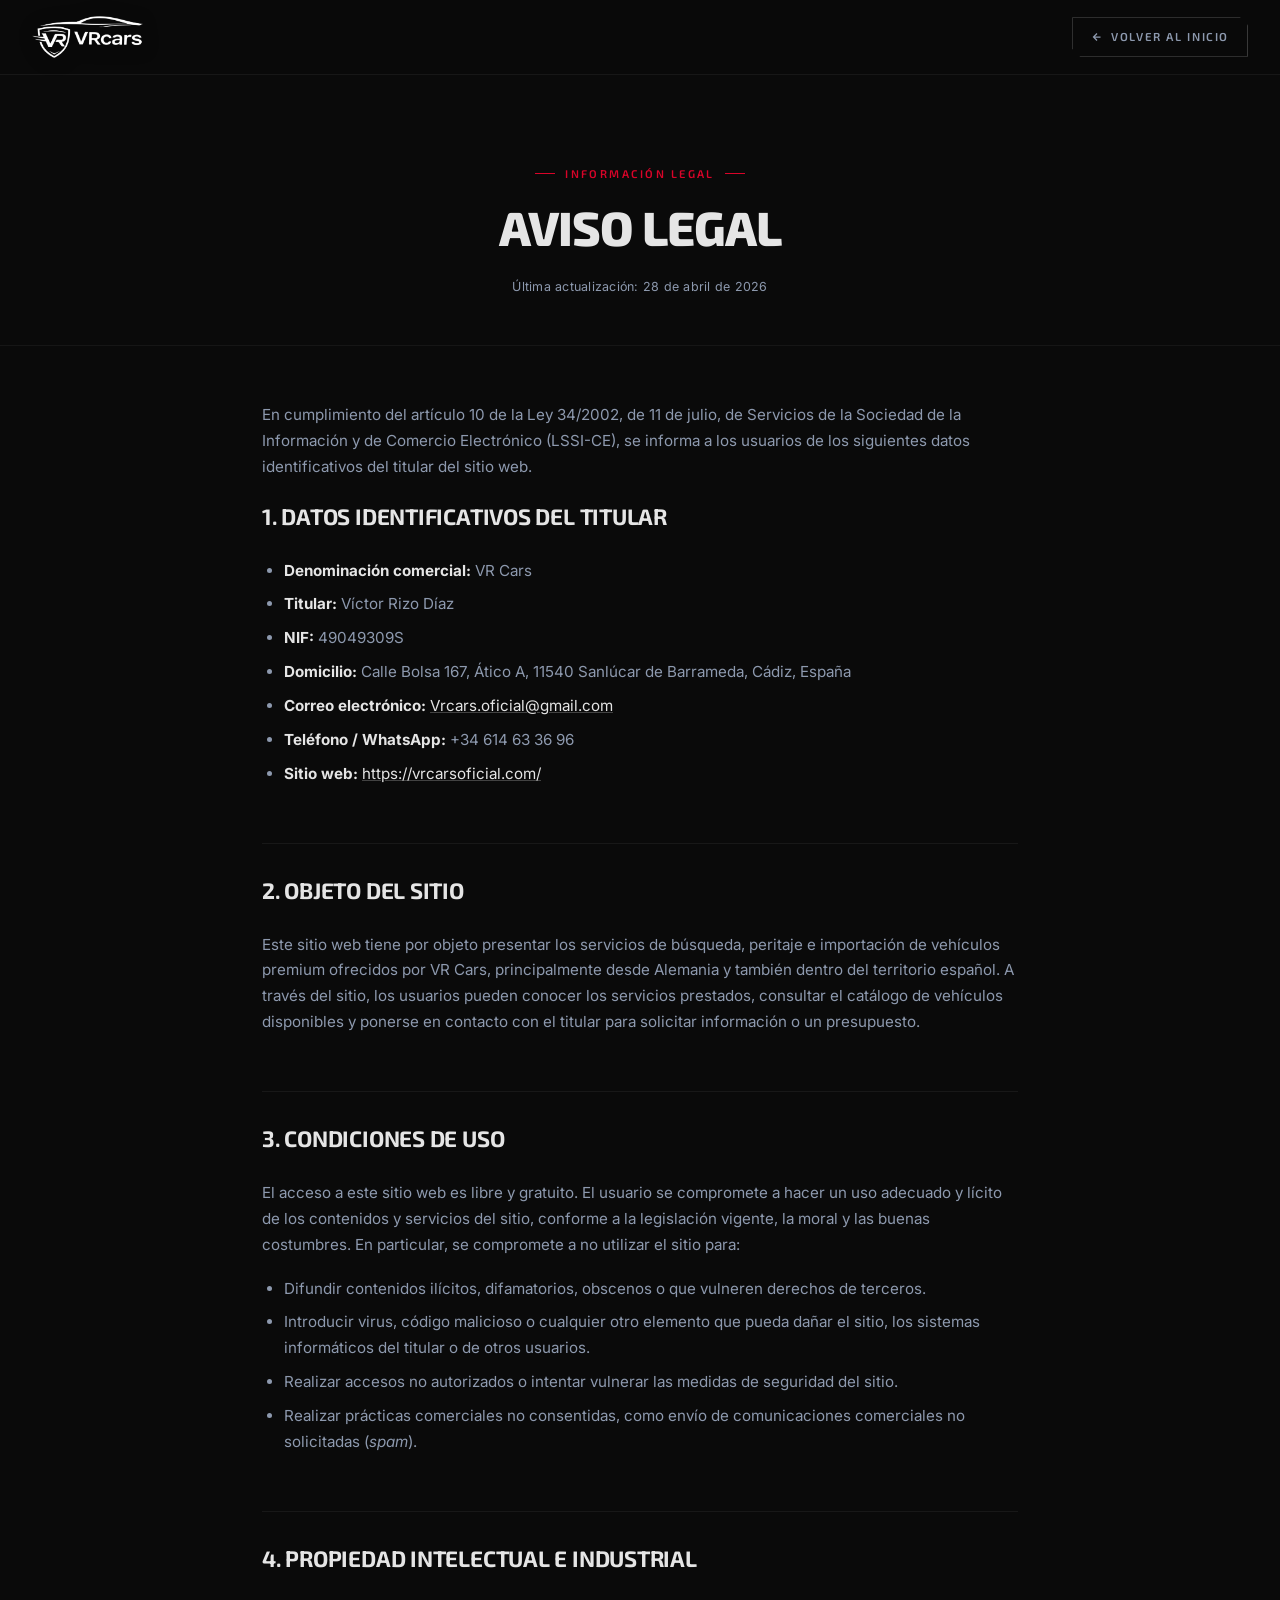
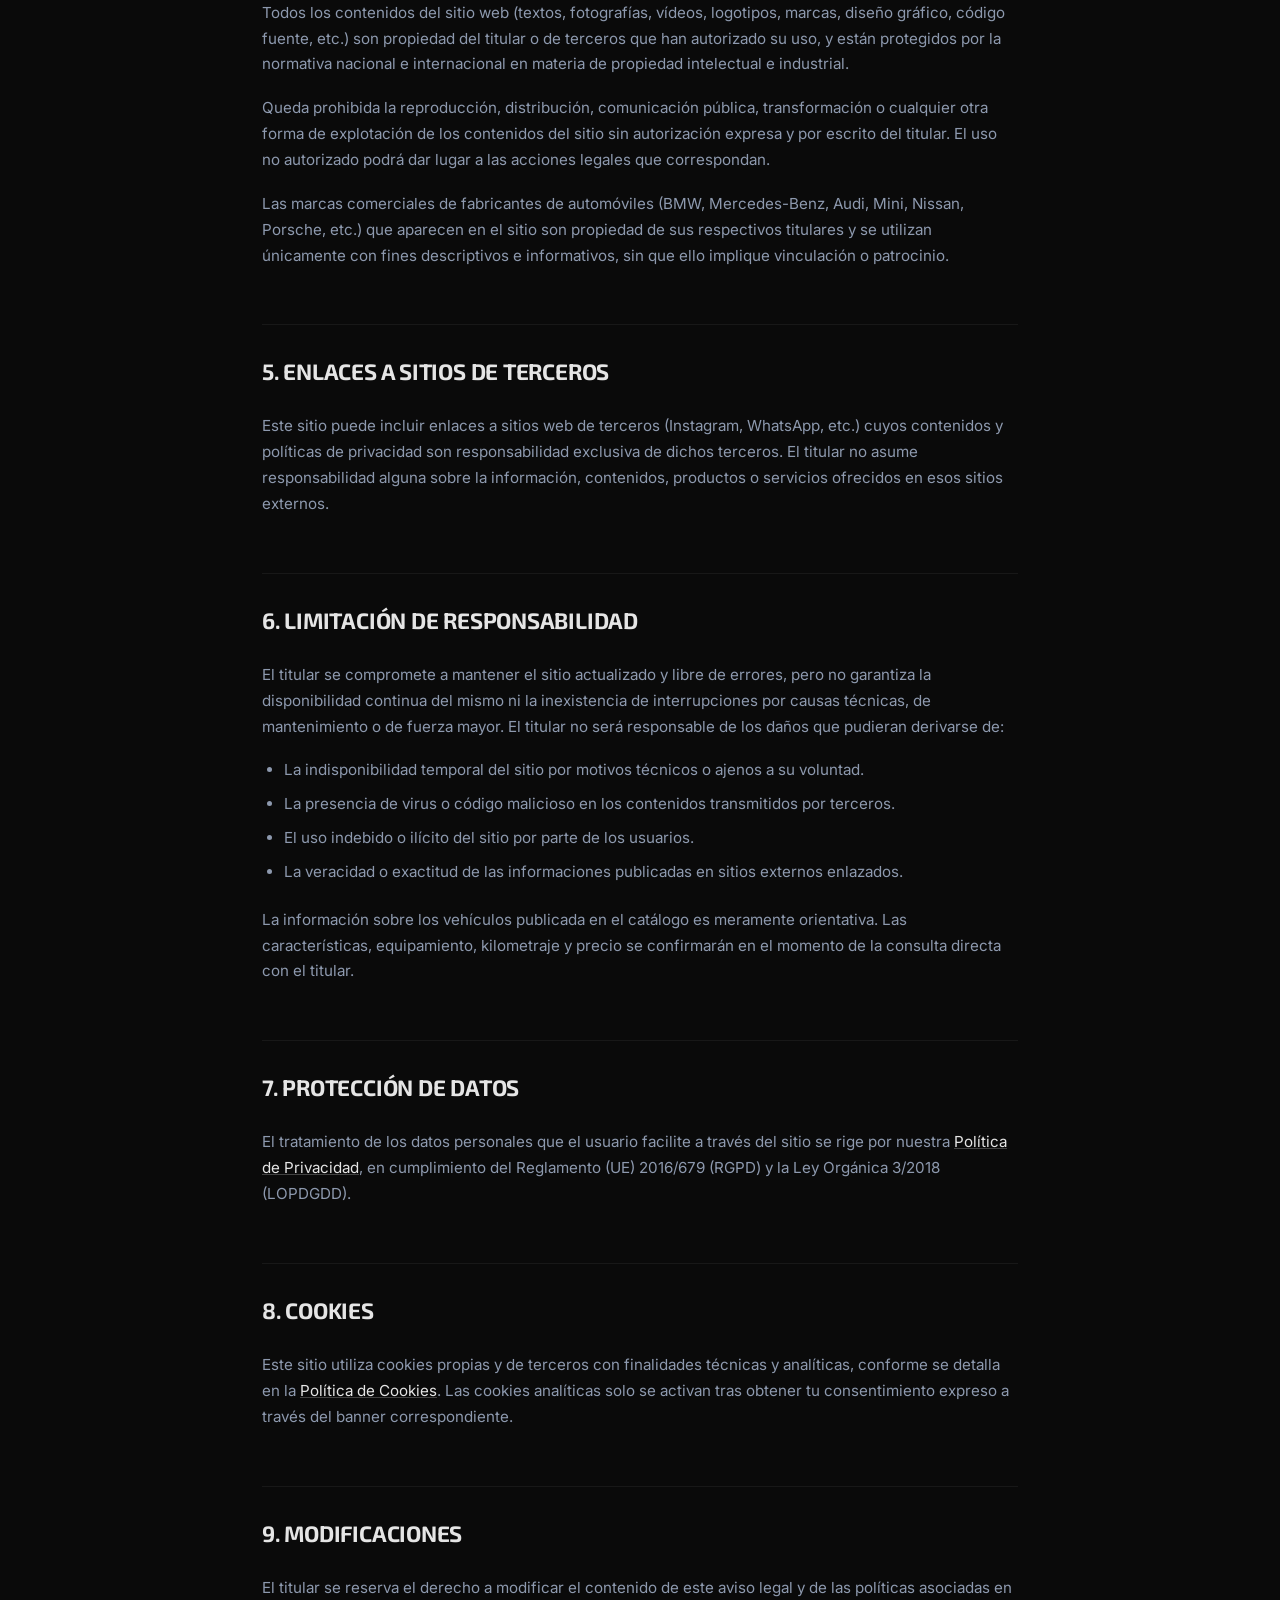
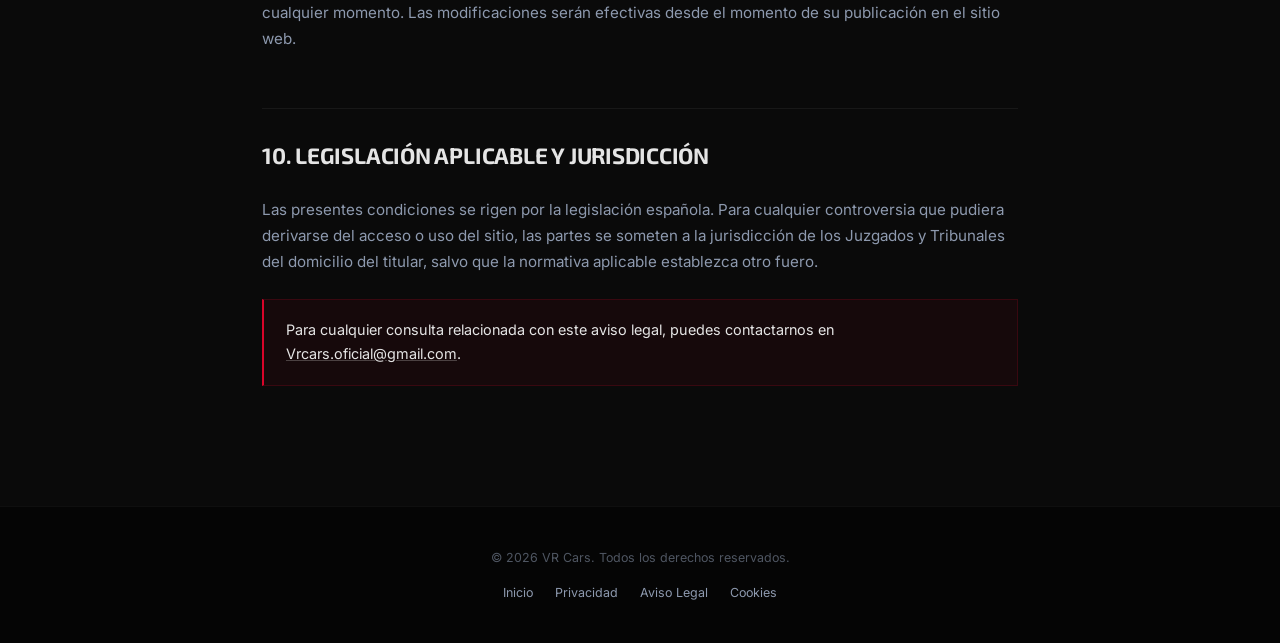
<file: aviso-legal.html>
<!DOCTYPE html>
<html lang="es-ES">
<head>
  <meta charset="UTF-8">
  <meta name="viewport" content="width=device-width, initial-scale=1.0">
  <title>Aviso Legal — VR Cars</title>
  <meta name="description" content="Aviso legal de VR Cars: titularidad del sitio, condiciones de uso, propiedad intelectual y legislación aplicable según la LSSI-CE.">
  <meta name="robots" content="index, follow">
  <link rel="canonical" href="https://vrcarsoficial.com/aviso-legal.html">
  <meta name="theme-color" content="#0a0a0a">

  <link rel="icon" type="image/x-icon" href="brand_assets/favicon.ico">
  <link rel="icon" type="image/png" sizes="32x32" href="brand_assets/favicon-32.png">
  <link rel="apple-touch-icon" sizes="180x180" href="brand_assets/favicon-180.png">

  <link rel="preconnect" href="https://fonts.googleapis.com">
  <link rel="preconnect" href="https://fonts.gstatic.com" crossorigin>
  <link href="https://fonts.googleapis.com/css2?family=Exo+2:wght@400;500;600;700;800&family=Inter:wght@300;400;500;600&display=swap" rel="stylesheet">
  <link rel="stylesheet" href="legal.css">
</head>
<body>

<nav class="legal-nav">
  <a href="index.html" class="legal-nav-logo">
    <img src="brand_assets/logo-new.png" alt="VR Cars">
  </a>
  <a href="index.html" class="legal-nav-back">
    <svg width="12" height="12" viewBox="0 0 24 24" fill="none" stroke="currentColor" stroke-width="2.5"><path d="M19 12H5M12 19l-7-7 7-7"/></svg>
    Volver al inicio
  </a>
</nav>

<header class="legal-header">
  <div class="legal-eyebrow">Información Legal</div>
  <h1 class="legal-title">Aviso Legal</h1>
  <p class="legal-updated">Última actualización: 28 de abril de 2026</p>
</header>

<main class="legal-content">

  <p>
    En cumplimiento del artículo 10 de la Ley 34/2002, de 11 de julio, de Servicios de la Sociedad de la Información y de Comercio Electrónico (LSSI-CE), se informa a los usuarios de los siguientes datos identificativos del titular del sitio web.
  </p>

  <h2>1. Datos identificativos del titular</h2>
  <ul>
    <li><strong>Denominación comercial:</strong> VR Cars</li>
    <li><strong>Titular:</strong> Víctor Rizo Díaz</li>
    <li><strong>NIF:</strong> 49049309S</li>
    <li><strong>Domicilio:</strong> Calle Bolsa 167, Ático A, 11540 Sanlúcar de Barrameda, Cádiz, España</li>
    <li><strong>Correo electrónico:</strong> <a href="mailto:Vrcars.oficial@gmail.com">Vrcars.oficial@gmail.com</a></li>
    <li><strong>Teléfono / WhatsApp:</strong> +34 614 63 36 96</li>
    <li><strong>Sitio web:</strong> <a href="https://vrcarsoficial.com/">https://vrcarsoficial.com/</a></li>
  </ul>

  <h2>2. Objeto del sitio</h2>
  <p>
    Este sitio web tiene por objeto presentar los servicios de búsqueda, peritaje e importación de vehículos premium ofrecidos por VR Cars, principalmente desde Alemania y también dentro del territorio español. A través del sitio, los usuarios pueden conocer los servicios prestados, consultar el catálogo de vehículos disponibles y ponerse en contacto con el titular para solicitar información o un presupuesto.
  </p>

  <h2>3. Condiciones de uso</h2>
  <p>
    El acceso a este sitio web es libre y gratuito. El usuario se compromete a hacer un uso adecuado y lícito de los contenidos y servicios del sitio, conforme a la legislación vigente, la moral y las buenas costumbres. En particular, se compromete a no utilizar el sitio para:
  </p>
  <ul>
    <li>Difundir contenidos ilícitos, difamatorios, obscenos o que vulneren derechos de terceros.</li>
    <li>Introducir virus, código malicioso o cualquier otro elemento que pueda dañar el sitio, los sistemas informáticos del titular o de otros usuarios.</li>
    <li>Realizar accesos no autorizados o intentar vulnerar las medidas de seguridad del sitio.</li>
    <li>Realizar prácticas comerciales no consentidas, como envío de comunicaciones comerciales no solicitadas (<em>spam</em>).</li>
  </ul>

  <h2>4. Propiedad intelectual e industrial</h2>
  <p>
    Todos los contenidos del sitio web (textos, fotografías, vídeos, logotipos, marcas, diseño gráfico, código fuente, etc.) son propiedad del titular o de terceros que han autorizado su uso, y están protegidos por la normativa nacional e internacional en materia de propiedad intelectual e industrial.
  </p>
  <p>
    Queda prohibida la reproducción, distribución, comunicación pública, transformación o cualquier otra forma de explotación de los contenidos del sitio sin autorización expresa y por escrito del titular. El uso no autorizado podrá dar lugar a las acciones legales que correspondan.
  </p>
  <p>
    Las marcas comerciales de fabricantes de automóviles (BMW, Mercedes-Benz, Audi, Mini, Nissan, Porsche, etc.) que aparecen en el sitio son propiedad de sus respectivos titulares y se utilizan únicamente con fines descriptivos e informativos, sin que ello implique vinculación o patrocinio.
  </p>

  <h2>5. Enlaces a sitios de terceros</h2>
  <p>
    Este sitio puede incluir enlaces a sitios web de terceros (Instagram, WhatsApp, etc.) cuyos contenidos y políticas de privacidad son responsabilidad exclusiva de dichos terceros. El titular no asume responsabilidad alguna sobre la información, contenidos, productos o servicios ofrecidos en esos sitios externos.
  </p>

  <h2>6. Limitación de responsabilidad</h2>
  <p>
    El titular se compromete a mantener el sitio actualizado y libre de errores, pero no garantiza la disponibilidad continua del mismo ni la inexistencia de interrupciones por causas técnicas, de mantenimiento o de fuerza mayor. El titular no será responsable de los daños que pudieran derivarse de:
  </p>
  <ul>
    <li>La indisponibilidad temporal del sitio por motivos técnicos o ajenos a su voluntad.</li>
    <li>La presencia de virus o código malicioso en los contenidos transmitidos por terceros.</li>
    <li>El uso indebido o ilícito del sitio por parte de los usuarios.</li>
    <li>La veracidad o exactitud de las informaciones publicadas en sitios externos enlazados.</li>
  </ul>
  <p>
    La información sobre los vehículos publicada en el catálogo es meramente orientativa. Las características, equipamiento, kilometraje y precio se confirmarán en el momento de la consulta directa con el titular.
  </p>

  <h2>7. Protección de datos</h2>
  <p>
    El tratamiento de los datos personales que el usuario facilite a través del sitio se rige por nuestra <a href="privacidad.html">Política de Privacidad</a>, en cumplimiento del Reglamento (UE) 2016/679 (RGPD) y la Ley Orgánica 3/2018 (LOPDGDD).
  </p>

  <h2>8. Cookies</h2>
  <p>
    Este sitio utiliza cookies propias y de terceros con finalidades técnicas y analíticas, conforme se detalla en la <a href="cookies.html">Política de Cookies</a>. Las cookies analíticas solo se activan tras obtener tu consentimiento expreso a través del banner correspondiente.
  </p>

  <h2>9. Modificaciones</h2>
  <p>
    El titular se reserva el derecho a modificar el contenido de este aviso legal y de las políticas asociadas en cualquier momento. Las modificaciones serán efectivas desde el momento de su publicación en el sitio web.
  </p>

  <h2>10. Legislación aplicable y jurisdicción</h2>
  <p>
    Las presentes condiciones se rigen por la legislación española. Para cualquier controversia que pudiera derivarse del acceso o uso del sitio, las partes se someten a la jurisdicción de los Juzgados y Tribunales del domicilio del titular, salvo que la normativa aplicable establezca otro fuero.
  </p>

  <div class="legal-info-box">
    <p>Para cualquier consulta relacionada con este aviso legal, puedes contactarnos en <a href="mailto:Vrcars.oficial@gmail.com">Vrcars.oficial@gmail.com</a>.</p>
  </div>

</main>

<footer class="legal-footer">
  <p>© <span id="footer-year">2026</span> VR Cars. Todos los derechos reservados.</p>
  <div class="legal-footer-links">
    <a href="index.html">Inicio</a>
    <a href="privacidad.html">Privacidad</a>
    <a href="aviso-legal.html">Aviso Legal</a>
    <a href="cookies.html">Cookies</a>
  </div>
</footer>

<script>
  document.getElementById('footer-year').textContent = new Date().getFullYear();
</script>

</body>
</html>
</file>
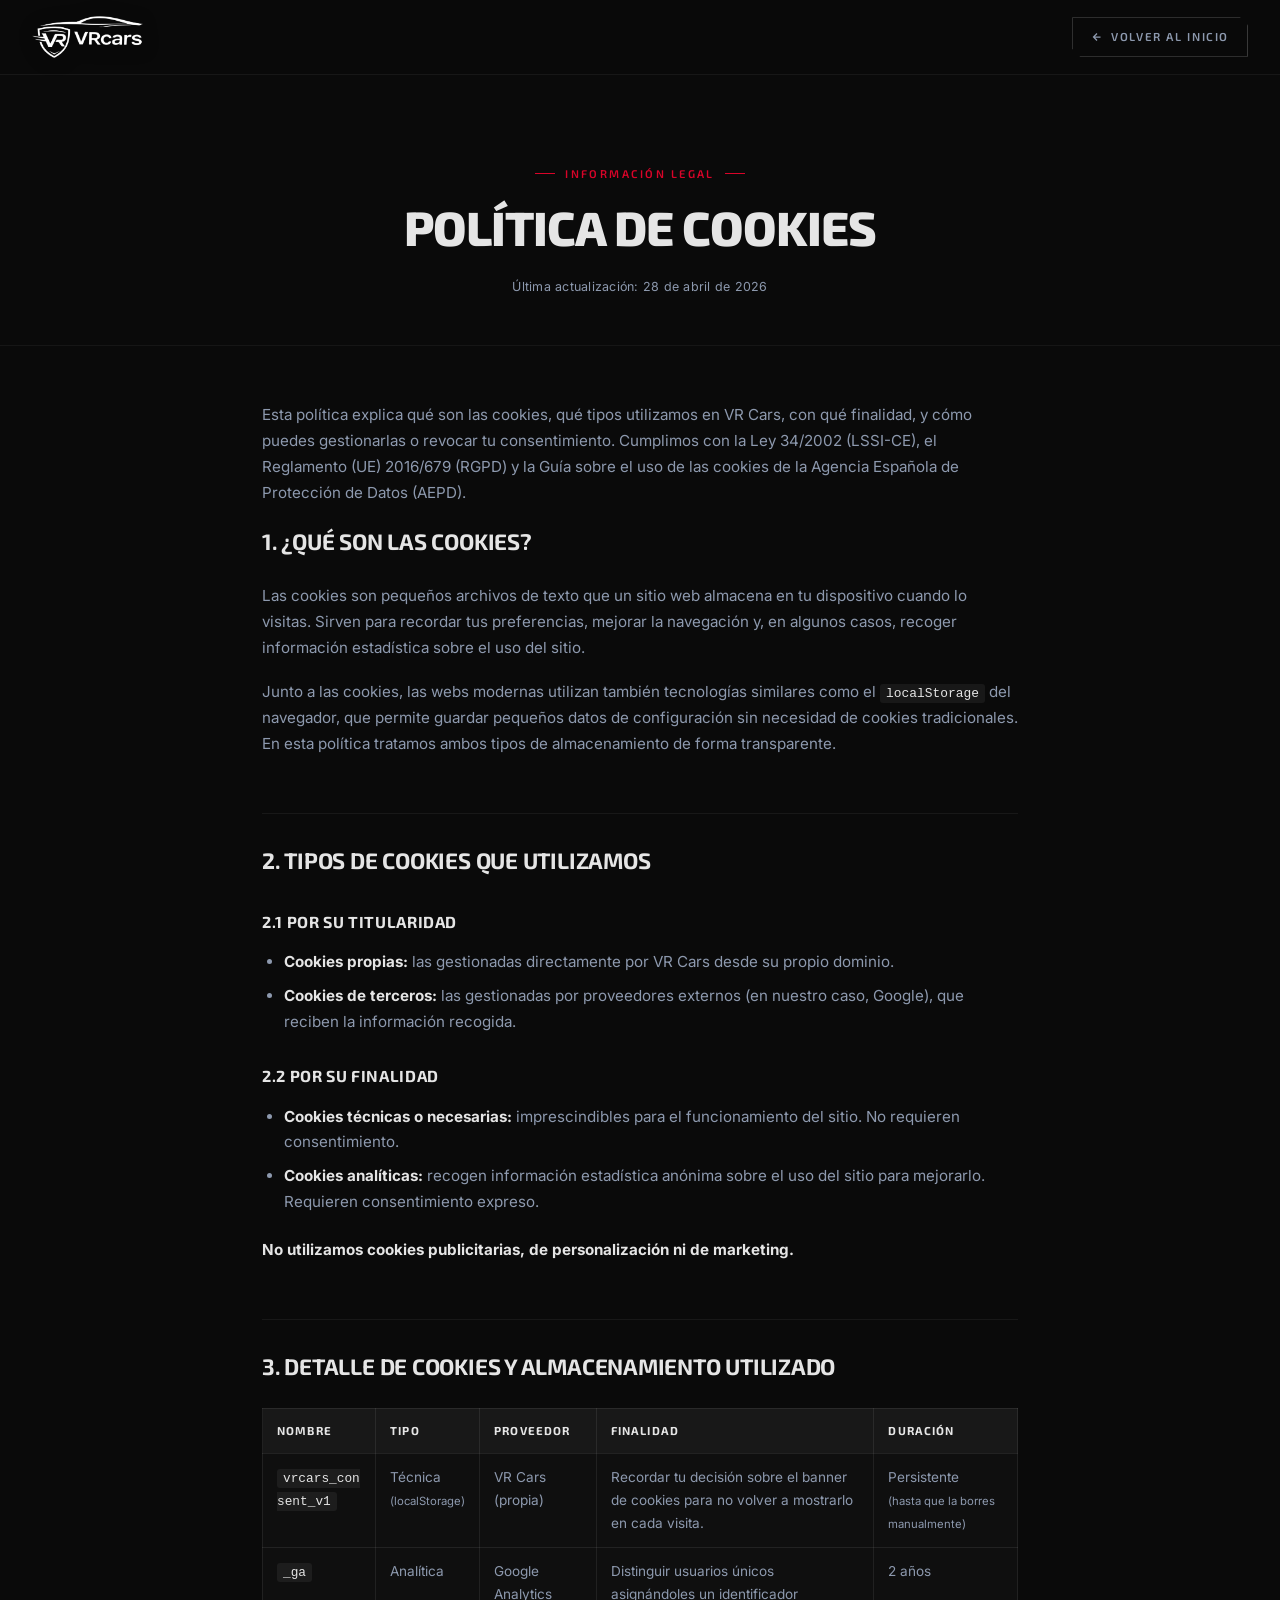
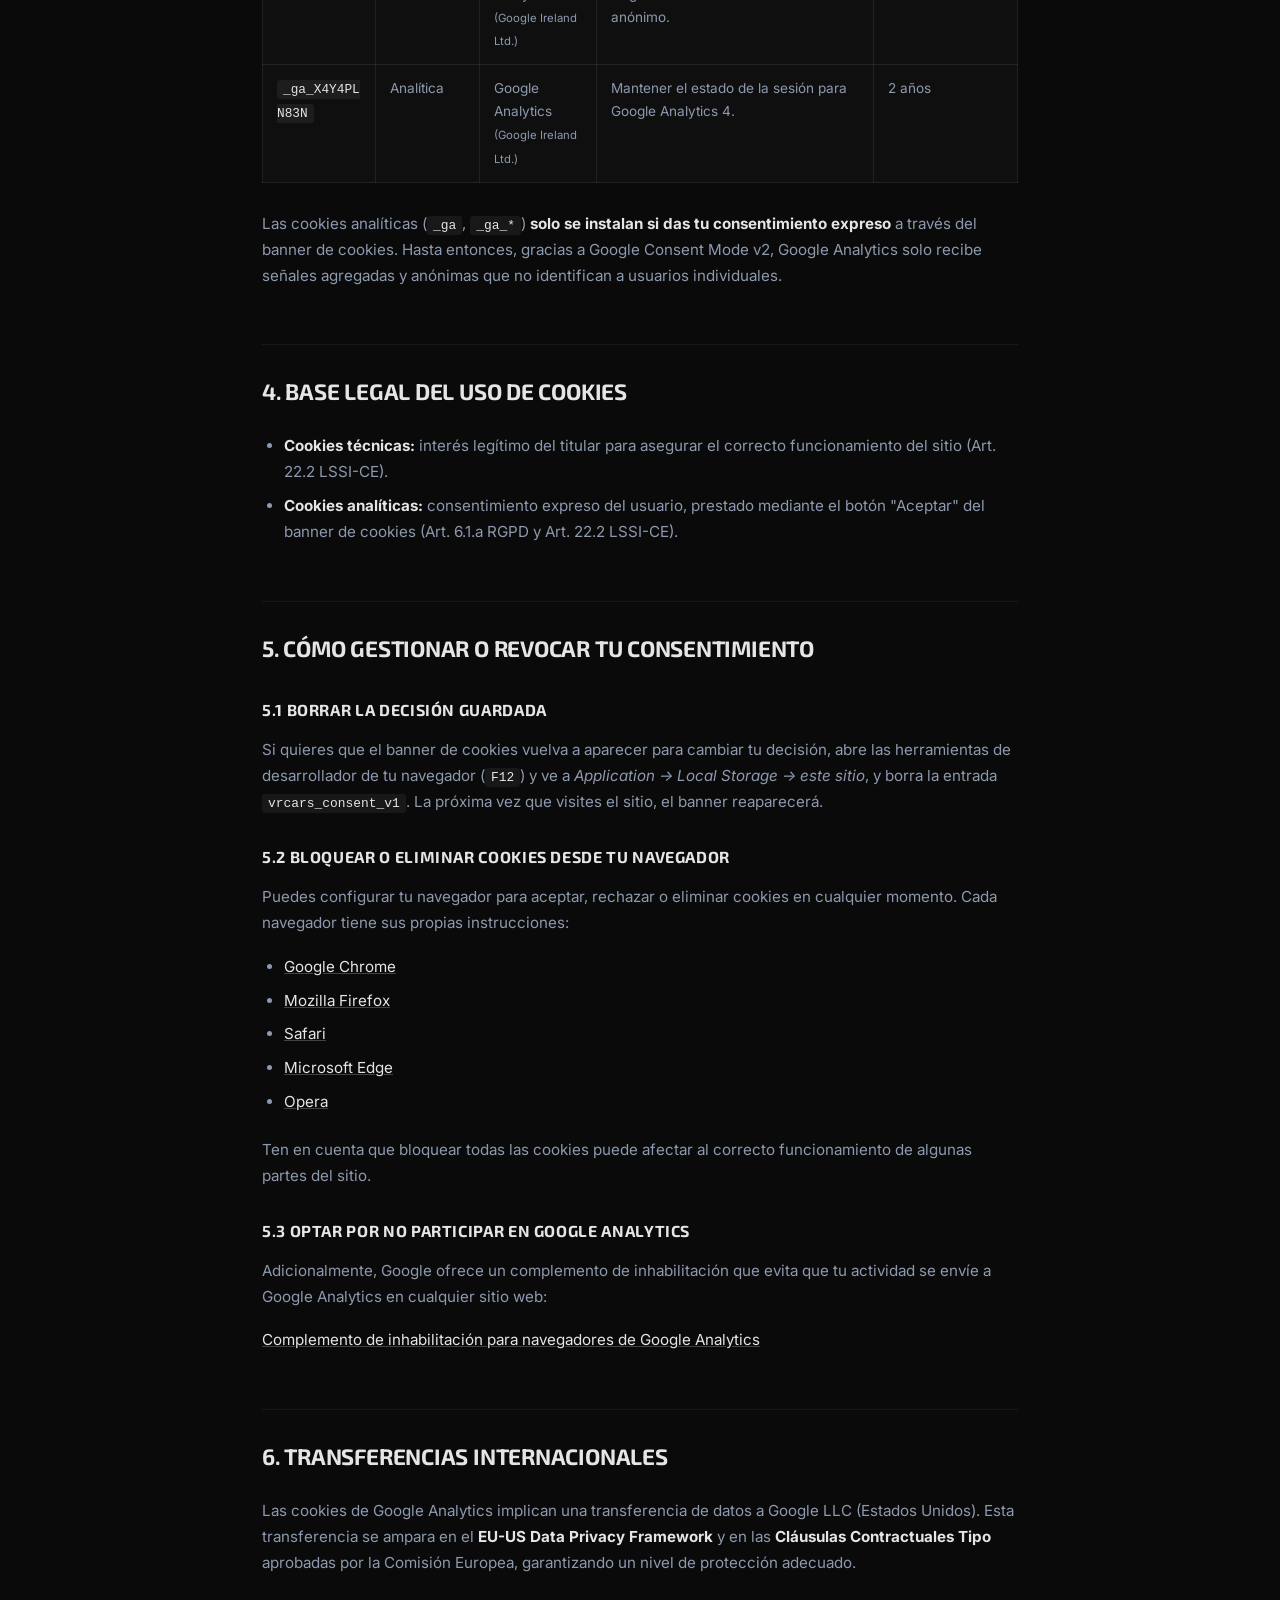
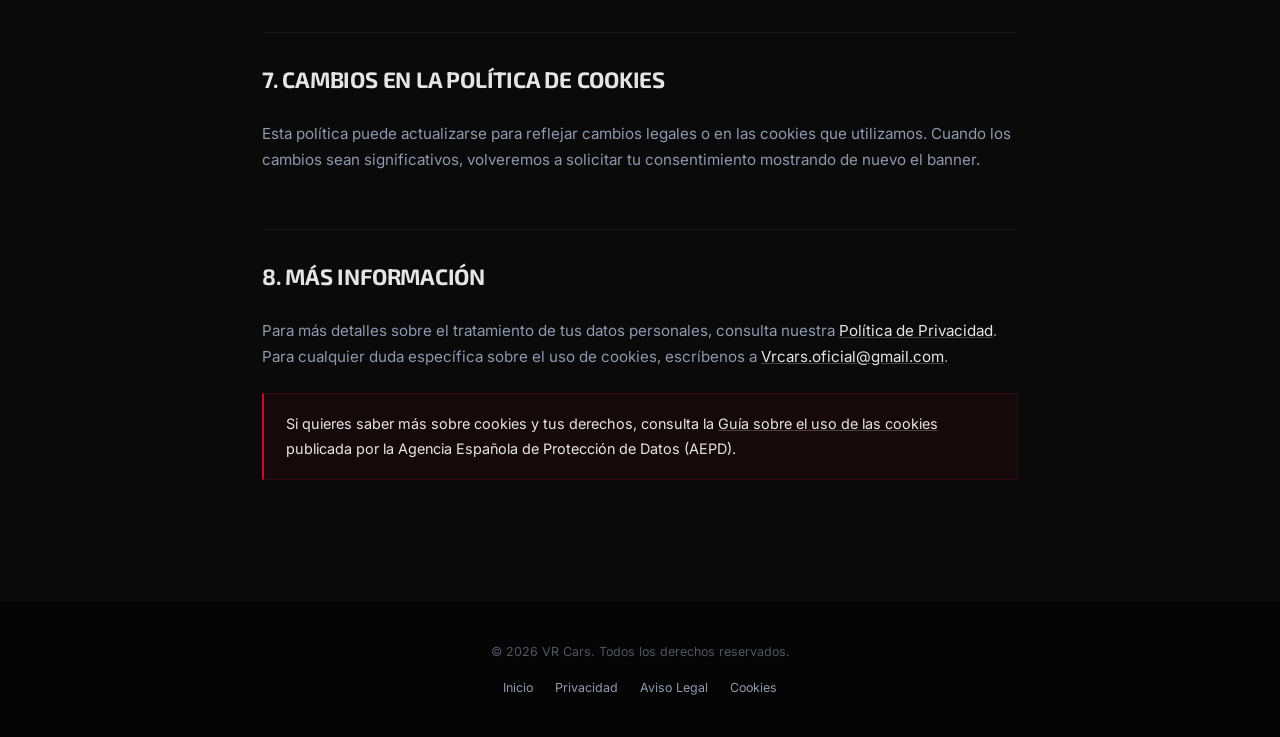
<file: cookies.html>
<!DOCTYPE html>
<html lang="es-ES">
<head>
  <meta charset="UTF-8">
  <meta name="viewport" content="width=device-width, initial-scale=1.0">
  <title>Política de Cookies — VR Cars</title>
  <meta name="description" content="Política de cookies de VR Cars. Tipos de cookies utilizadas, finalidades y cómo gestionar o revocar tu consentimiento.">
  <meta name="robots" content="index, follow">
  <link rel="canonical" href="https://vrcarsoficial.com/cookies.html">
  <meta name="theme-color" content="#0a0a0a">

  <link rel="icon" type="image/x-icon" href="brand_assets/favicon.ico">
  <link rel="icon" type="image/png" sizes="32x32" href="brand_assets/favicon-32.png">
  <link rel="apple-touch-icon" sizes="180x180" href="brand_assets/favicon-180.png">

  <link rel="preconnect" href="https://fonts.googleapis.com">
  <link rel="preconnect" href="https://fonts.gstatic.com" crossorigin>
  <link href="https://fonts.googleapis.com/css2?family=Exo+2:wght@400;500;600;700;800&family=Inter:wght@300;400;500;600&display=swap" rel="stylesheet">
  <link rel="stylesheet" href="legal.css">
</head>
<body>

<nav class="legal-nav">
  <a href="index.html" class="legal-nav-logo">
    <img src="brand_assets/logo-new.png" alt="VR Cars">
  </a>
  <a href="index.html" class="legal-nav-back">
    <svg width="12" height="12" viewBox="0 0 24 24" fill="none" stroke="currentColor" stroke-width="2.5"><path d="M19 12H5M12 19l-7-7 7-7"/></svg>
    Volver al inicio
  </a>
</nav>

<header class="legal-header">
  <div class="legal-eyebrow">Información Legal</div>
  <h1 class="legal-title">Política de Cookies</h1>
  <p class="legal-updated">Última actualización: 28 de abril de 2026</p>
</header>

<main class="legal-content">

  <p>
    Esta política explica qué son las cookies, qué tipos utilizamos en VR Cars, con qué finalidad, y cómo puedes gestionarlas o revocar tu consentimiento. Cumplimos con la Ley 34/2002 (LSSI-CE), el Reglamento (UE) 2016/679 (RGPD) y la Guía sobre el uso de las cookies de la Agencia Española de Protección de Datos (AEPD).
  </p>

  <h2>1. ¿Qué son las cookies?</h2>
  <p>
    Las cookies son pequeños archivos de texto que un sitio web almacena en tu dispositivo cuando lo visitas. Sirven para recordar tus preferencias, mejorar la navegación y, en algunos casos, recoger información estadística sobre el uso del sitio.
  </p>
  <p>
    Junto a las cookies, las webs modernas utilizan también tecnologías similares como el <code>localStorage</code> del navegador, que permite guardar pequeños datos de configuración sin necesidad de cookies tradicionales. En esta política tratamos ambos tipos de almacenamiento de forma transparente.
  </p>

  <h2>2. Tipos de cookies que utilizamos</h2>

  <h3>2.1 Por su titularidad</h3>
  <ul>
    <li><strong>Cookies propias:</strong> las gestionadas directamente por VR Cars desde su propio dominio.</li>
    <li><strong>Cookies de terceros:</strong> las gestionadas por proveedores externos (en nuestro caso, Google), que reciben la información recogida.</li>
  </ul>

  <h3>2.2 Por su finalidad</h3>
  <ul>
    <li><strong>Cookies técnicas o necesarias:</strong> imprescindibles para el funcionamiento del sitio. No requieren consentimiento.</li>
    <li><strong>Cookies analíticas:</strong> recogen información estadística anónima sobre el uso del sitio para mejorarlo. Requieren consentimiento expreso.</li>
  </ul>
  <p>
    <strong>No utilizamos cookies publicitarias, de personalización ni de marketing.</strong>
  </p>

  <h2>3. Detalle de cookies y almacenamiento utilizado</h2>

  <table class="legal-table">
    <thead>
      <tr>
        <th>Nombre</th>
        <th>Tipo</th>
        <th>Proveedor</th>
        <th>Finalidad</th>
        <th>Duración</th>
      </tr>
    </thead>
    <tbody>
      <tr>
        <td><code>vrcars_consent_v1</code></td>
        <td>Técnica<br><small>(localStorage)</small></td>
        <td>VR Cars (propia)</td>
        <td>Recordar tu decisión sobre el banner de cookies para no volver a mostrarlo en cada visita.</td>
        <td>Persistente<br><small>(hasta que la borres manualmente)</small></td>
      </tr>
      <tr>
        <td><code>_ga</code></td>
        <td>Analítica</td>
        <td>Google Analytics<br><small>(Google Ireland Ltd.)</small></td>
        <td>Distinguir usuarios únicos asignándoles un identificador anónimo.</td>
        <td>2 años</td>
      </tr>
      <tr>
        <td><code>_ga_X4Y4PLN83N</code></td>
        <td>Analítica</td>
        <td>Google Analytics<br><small>(Google Ireland Ltd.)</small></td>
        <td>Mantener el estado de la sesión para Google Analytics 4.</td>
        <td>2 años</td>
      </tr>
    </tbody>
  </table>

  <p>
    Las cookies analíticas (<code>_ga</code>, <code>_ga_*</code>) <strong>solo se instalan si das tu consentimiento expreso</strong> a través del banner de cookies. Hasta entonces, gracias a Google Consent Mode v2, Google Analytics solo recibe señales agregadas y anónimas que no identifican a usuarios individuales.
  </p>

  <h2>4. Base legal del uso de cookies</h2>
  <ul>
    <li><strong>Cookies técnicas:</strong> interés legítimo del titular para asegurar el correcto funcionamiento del sitio (Art. 22.2 LSSI-CE).</li>
    <li><strong>Cookies analíticas:</strong> consentimiento expreso del usuario, prestado mediante el botón "Aceptar" del banner de cookies (Art. 6.1.a RGPD y Art. 22.2 LSSI-CE).</li>
  </ul>

  <h2>5. Cómo gestionar o revocar tu consentimiento</h2>

  <h3>5.1 Borrar la decisión guardada</h3>
  <p>
    Si quieres que el banner de cookies vuelva a aparecer para cambiar tu decisión, abre las herramientas de desarrollador de tu navegador (<code>F12</code>) y ve a <em>Application → Local Storage → este sitio</em>, y borra la entrada <code>vrcars_consent_v1</code>. La próxima vez que visites el sitio, el banner reaparecerá.
  </p>

  <h3>5.2 Bloquear o eliminar cookies desde tu navegador</h3>
  <p>
    Puedes configurar tu navegador para aceptar, rechazar o eliminar cookies en cualquier momento. Cada navegador tiene sus propias instrucciones:
  </p>
  <ul>
    <li><a href="https://support.google.com/chrome/answer/95647" target="_blank" rel="noopener">Google Chrome</a></li>
    <li><a href="https://support.mozilla.org/es/kb/proteccion-antirastreo-mejorada-en-firefox-para-e" target="_blank" rel="noopener">Mozilla Firefox</a></li>
    <li><a href="https://support.apple.com/es-es/guide/safari/sfri11471/mac" target="_blank" rel="noopener">Safari</a></li>
    <li><a href="https://support.microsoft.com/es-es/microsoft-edge/eliminar-las-cookies-en-microsoft-edge-63947406-40ac-c3b8-57b9-2a946a29ae09" target="_blank" rel="noopener">Microsoft Edge</a></li>
    <li><a href="https://help.opera.com/en/latest/web-preferences/" target="_blank" rel="noopener">Opera</a></li>
  </ul>
  <p>
    Ten en cuenta que bloquear todas las cookies puede afectar al correcto funcionamiento de algunas partes del sitio.
  </p>

  <h3>5.3 Optar por no participar en Google Analytics</h3>
  <p>
    Adicionalmente, Google ofrece un complemento de inhabilitación que evita que tu actividad se envíe a Google Analytics en cualquier sitio web:
  </p>
  <p>
    <a href="https://tools.google.com/dlpage/gaoptout" target="_blank" rel="noopener">Complemento de inhabilitación para navegadores de Google Analytics</a>
  </p>

  <h2>6. Transferencias internacionales</h2>
  <p>
    Las cookies de Google Analytics implican una transferencia de datos a Google LLC (Estados Unidos). Esta transferencia se ampara en el <strong>EU-US Data Privacy Framework</strong> y en las <strong>Cláusulas Contractuales Tipo</strong> aprobadas por la Comisión Europea, garantizando un nivel de protección adecuado.
  </p>

  <h2>7. Cambios en la política de cookies</h2>
  <p>
    Esta política puede actualizarse para reflejar cambios legales o en las cookies que utilizamos. Cuando los cambios sean significativos, volveremos a solicitar tu consentimiento mostrando de nuevo el banner.
  </p>

  <h2>8. Más información</h2>
  <p>
    Para más detalles sobre el tratamiento de tus datos personales, consulta nuestra <a href="privacidad.html">Política de Privacidad</a>. Para cualquier duda específica sobre el uso de cookies, escríbenos a <a href="mailto:Vrcars.oficial@gmail.com">Vrcars.oficial@gmail.com</a>.
  </p>

  <div class="legal-info-box">
    <p>Si quieres saber más sobre cookies y tus derechos, consulta la <a href="https://www.aepd.es/guias/guia-cookies.pdf" target="_blank" rel="noopener">Guía sobre el uso de las cookies</a> publicada por la Agencia Española de Protección de Datos (AEPD).</p>
  </div>

</main>

<footer class="legal-footer">
  <p>© <span id="footer-year">2026</span> VR Cars. Todos los derechos reservados.</p>
  <div class="legal-footer-links">
    <a href="index.html">Inicio</a>
    <a href="privacidad.html">Privacidad</a>
    <a href="aviso-legal.html">Aviso Legal</a>
    <a href="cookies.html">Cookies</a>
  </div>
</footer>

<script>
  document.getElementById('footer-year').textContent = new Date().getFullYear();
</script>

</body>
</html>
</file>
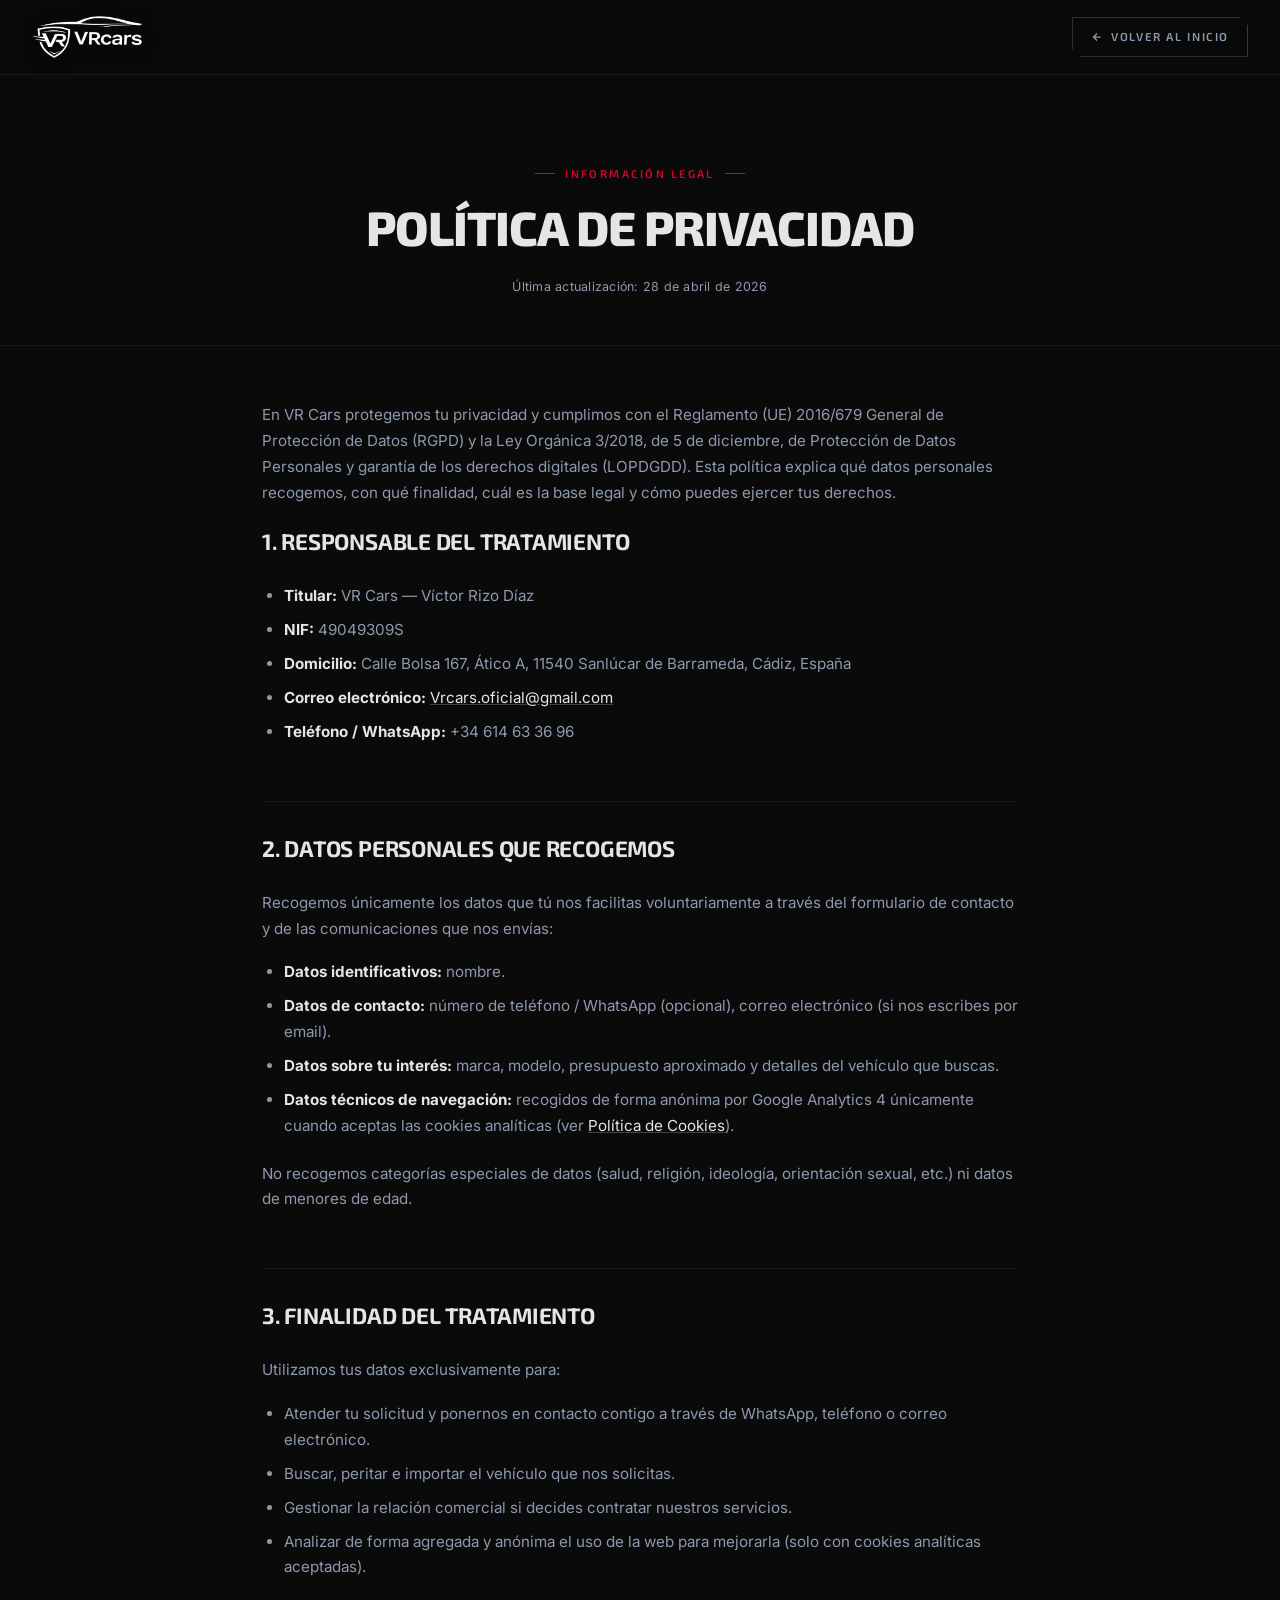
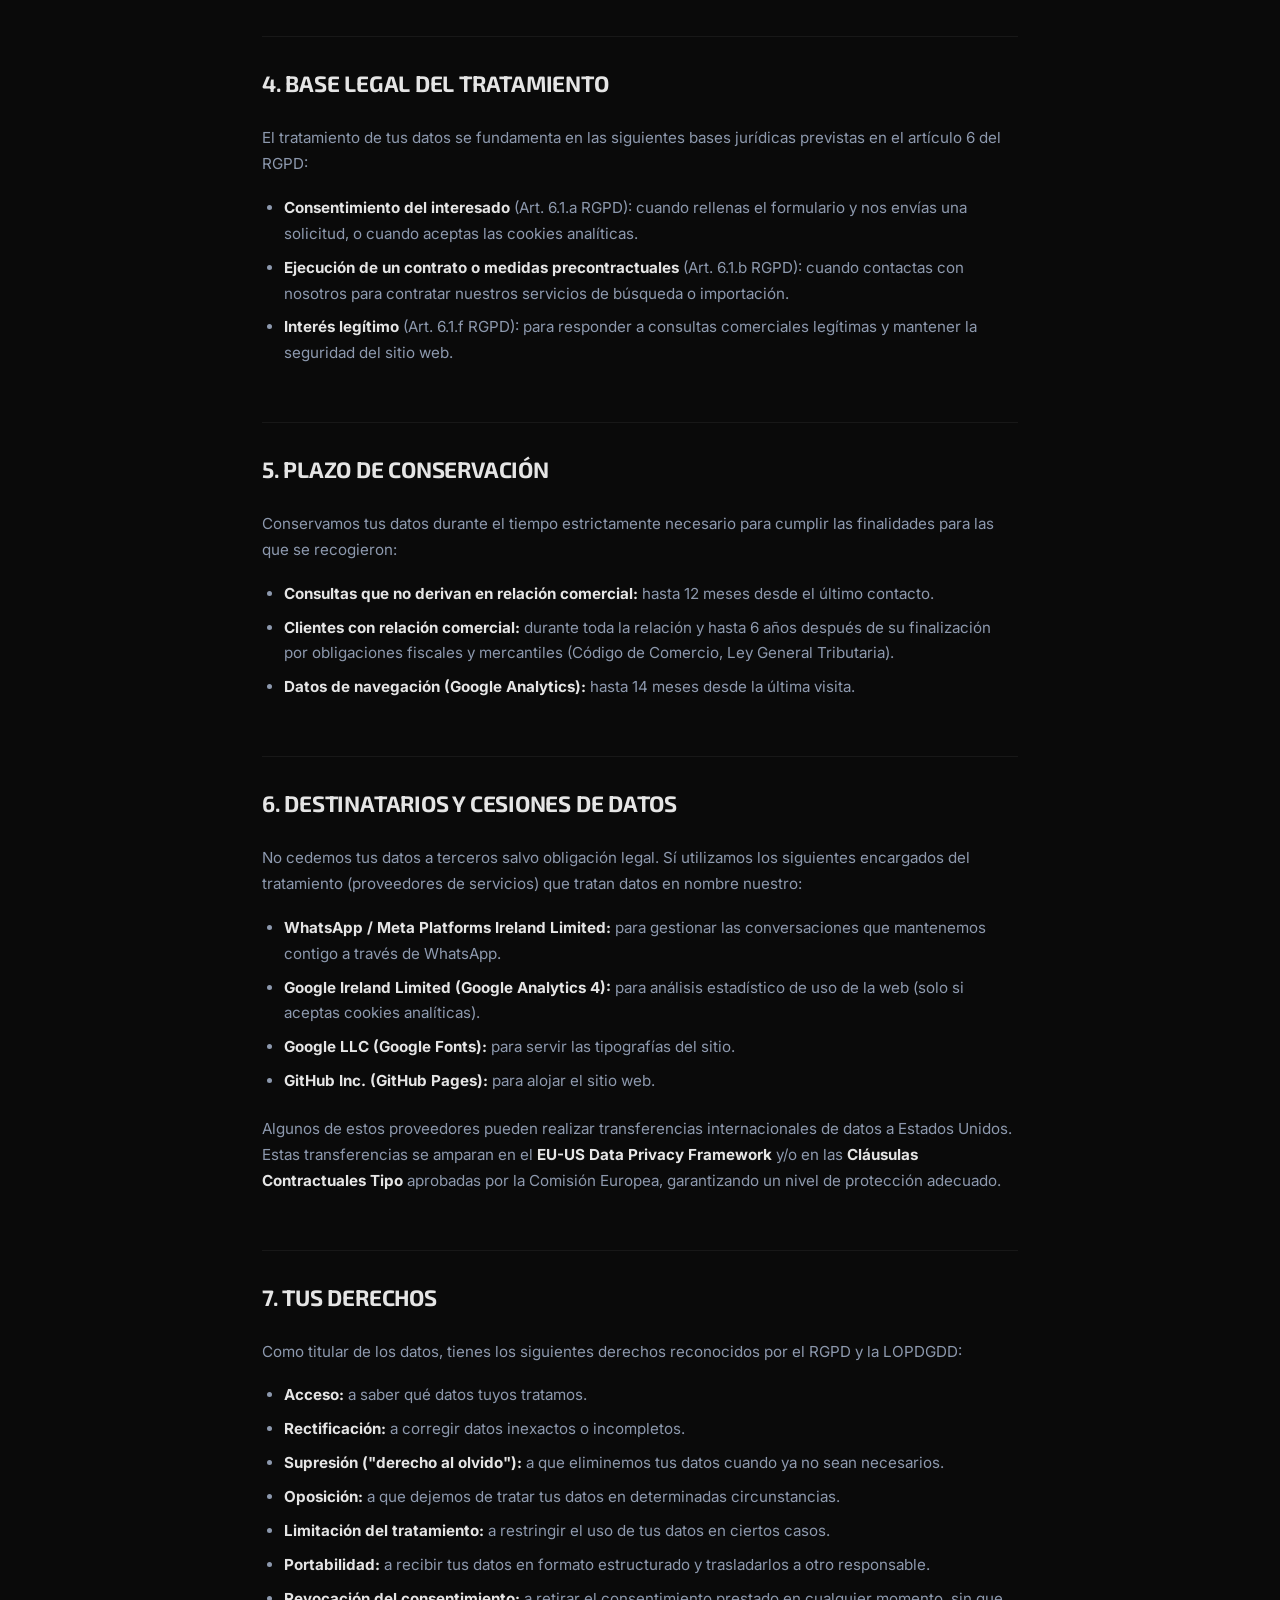
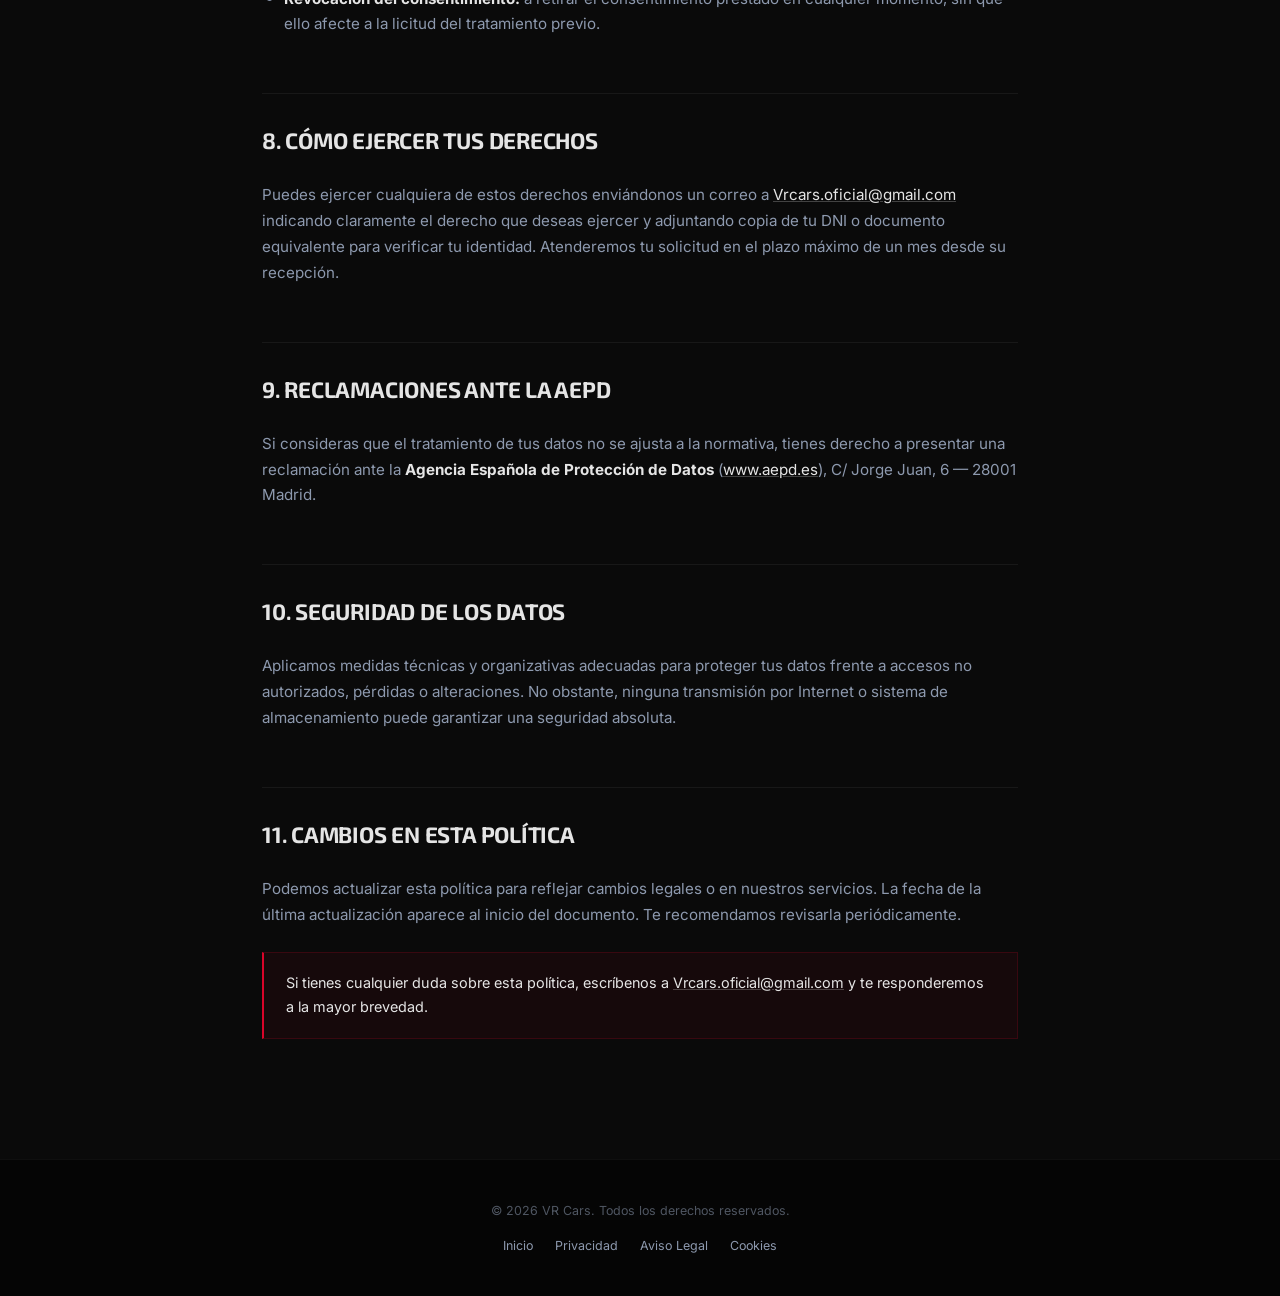
<file: privacidad.html>
<!DOCTYPE html>
<html lang="es-ES">
<head>
  <meta charset="UTF-8">
  <meta name="viewport" content="width=device-width, initial-scale=1.0">
  <title>Política de Privacidad — VR Cars</title>
  <meta name="description" content="Política de privacidad de VR Cars. Información sobre el tratamiento de datos personales, finalidades, base legal, derechos del usuario y cómo ejercerlos.">
  <meta name="robots" content="index, follow">
  <link rel="canonical" href="https://vrcarsoficial.com/privacidad.html">
  <meta name="theme-color" content="#0a0a0a">

  <link rel="icon" type="image/x-icon" href="brand_assets/favicon.ico">
  <link rel="icon" type="image/png" sizes="32x32" href="brand_assets/favicon-32.png">
  <link rel="apple-touch-icon" sizes="180x180" href="brand_assets/favicon-180.png">

  <link rel="preconnect" href="https://fonts.googleapis.com">
  <link rel="preconnect" href="https://fonts.gstatic.com" crossorigin>
  <link href="https://fonts.googleapis.com/css2?family=Exo+2:wght@400;500;600;700;800&family=Inter:wght@300;400;500;600&display=swap" rel="stylesheet">
  <link rel="stylesheet" href="legal.css">
</head>
<body>

<nav class="legal-nav">
  <a href="index.html" class="legal-nav-logo">
    <img src="brand_assets/logo-new.png" alt="VR Cars">
  </a>
  <a href="index.html" class="legal-nav-back">
    <svg width="12" height="12" viewBox="0 0 24 24" fill="none" stroke="currentColor" stroke-width="2.5"><path d="M19 12H5M12 19l-7-7 7-7"/></svg>
    Volver al inicio
  </a>
</nav>

<header class="legal-header">
  <div class="legal-eyebrow">Información Legal</div>
  <h1 class="legal-title">Política de Privacidad</h1>
  <p class="legal-updated">Última actualización: 28 de abril de 2026</p>
</header>

<main class="legal-content">

  <p>
    En VR Cars protegemos tu privacidad y cumplimos con el Reglamento (UE) 2016/679 General de Protección de Datos (RGPD) y la Ley Orgánica 3/2018, de 5 de diciembre, de Protección de Datos Personales y garantía de los derechos digitales (LOPDGDD). Esta política explica qué datos personales recogemos, con qué finalidad, cuál es la base legal y cómo puedes ejercer tus derechos.
  </p>

  <h2>1. Responsable del tratamiento</h2>
  <ul>
    <li><strong>Titular:</strong> VR Cars — Víctor Rizo Díaz</li>
    <li><strong>NIF:</strong> 49049309S</li>
    <li><strong>Domicilio:</strong> Calle Bolsa 167, Ático A, 11540 Sanlúcar de Barrameda, Cádiz, España</li>
    <li><strong>Correo electrónico:</strong> <a href="mailto:Vrcars.oficial@gmail.com">Vrcars.oficial@gmail.com</a></li>
    <li><strong>Teléfono / WhatsApp:</strong> +34 614 63 36 96</li>
  </ul>

  <h2>2. Datos personales que recogemos</h2>
  <p>Recogemos únicamente los datos que tú nos facilitas voluntariamente a través del formulario de contacto y de las comunicaciones que nos envías:</p>
  <ul>
    <li><strong>Datos identificativos:</strong> nombre.</li>
    <li><strong>Datos de contacto:</strong> número de teléfono / WhatsApp (opcional), correo electrónico (si nos escribes por email).</li>
    <li><strong>Datos sobre tu interés:</strong> marca, modelo, presupuesto aproximado y detalles del vehículo que buscas.</li>
    <li><strong>Datos técnicos de navegación:</strong> recogidos de forma anónima por Google Analytics 4 únicamente cuando aceptas las cookies analíticas (ver <a href="cookies.html">Política de Cookies</a>).</li>
  </ul>
  <p>No recogemos categorías especiales de datos (salud, religión, ideología, orientación sexual, etc.) ni datos de menores de edad.</p>

  <h2>3. Finalidad del tratamiento</h2>
  <p>Utilizamos tus datos exclusivamente para:</p>
  <ul>
    <li>Atender tu solicitud y ponernos en contacto contigo a través de WhatsApp, teléfono o correo electrónico.</li>
    <li>Buscar, peritar e importar el vehículo que nos solicitas.</li>
    <li>Gestionar la relación comercial si decides contratar nuestros servicios.</li>
    <li>Analizar de forma agregada y anónima el uso de la web para mejorarla (solo con cookies analíticas aceptadas).</li>
  </ul>

  <h2>4. Base legal del tratamiento</h2>
  <p>El tratamiento de tus datos se fundamenta en las siguientes bases jurídicas previstas en el artículo 6 del RGPD:</p>
  <ul>
    <li><strong>Consentimiento del interesado</strong> (Art. 6.1.a RGPD): cuando rellenas el formulario y nos envías una solicitud, o cuando aceptas las cookies analíticas.</li>
    <li><strong>Ejecución de un contrato o medidas precontractuales</strong> (Art. 6.1.b RGPD): cuando contactas con nosotros para contratar nuestros servicios de búsqueda o importación.</li>
    <li><strong>Interés legítimo</strong> (Art. 6.1.f RGPD): para responder a consultas comerciales legítimas y mantener la seguridad del sitio web.</li>
  </ul>

  <h2>5. Plazo de conservación</h2>
  <p>Conservamos tus datos durante el tiempo estrictamente necesario para cumplir las finalidades para las que se recogieron:</p>
  <ul>
    <li><strong>Consultas que no derivan en relación comercial:</strong> hasta 12 meses desde el último contacto.</li>
    <li><strong>Clientes con relación comercial:</strong> durante toda la relación y hasta 6 años después de su finalización por obligaciones fiscales y mercantiles (Código de Comercio, Ley General Tributaria).</li>
    <li><strong>Datos de navegación (Google Analytics):</strong> hasta 14 meses desde la última visita.</li>
  </ul>

  <h2>6. Destinatarios y cesiones de datos</h2>
  <p>No cedemos tus datos a terceros salvo obligación legal. Sí utilizamos los siguientes encargados del tratamiento (proveedores de servicios) que tratan datos en nombre nuestro:</p>
  <ul>
    <li><strong>WhatsApp / Meta Platforms Ireland Limited:</strong> para gestionar las conversaciones que mantenemos contigo a través de WhatsApp.</li>
    <li><strong>Google Ireland Limited (Google Analytics 4):</strong> para análisis estadístico de uso de la web (solo si aceptas cookies analíticas).</li>
    <li><strong>Google LLC (Google Fonts):</strong> para servir las tipografías del sitio.</li>
    <li><strong>GitHub Inc. (GitHub Pages):</strong> para alojar el sitio web.</li>
  </ul>
  <p>
    Algunos de estos proveedores pueden realizar transferencias internacionales de datos a Estados Unidos. Estas transferencias se amparan en el <strong>EU-US Data Privacy Framework</strong> y/o en las <strong>Cláusulas Contractuales Tipo</strong> aprobadas por la Comisión Europea, garantizando un nivel de protección adecuado.
  </p>

  <h2>7. Tus derechos</h2>
  <p>Como titular de los datos, tienes los siguientes derechos reconocidos por el RGPD y la LOPDGDD:</p>
  <ul>
    <li><strong>Acceso:</strong> a saber qué datos tuyos tratamos.</li>
    <li><strong>Rectificación:</strong> a corregir datos inexactos o incompletos.</li>
    <li><strong>Supresión ("derecho al olvido"):</strong> a que eliminemos tus datos cuando ya no sean necesarios.</li>
    <li><strong>Oposición:</strong> a que dejemos de tratar tus datos en determinadas circunstancias.</li>
    <li><strong>Limitación del tratamiento:</strong> a restringir el uso de tus datos en ciertos casos.</li>
    <li><strong>Portabilidad:</strong> a recibir tus datos en formato estructurado y trasladarlos a otro responsable.</li>
    <li><strong>Revocación del consentimiento:</strong> a retirar el consentimiento prestado en cualquier momento, sin que ello afecte a la licitud del tratamiento previo.</li>
  </ul>

  <h2>8. Cómo ejercer tus derechos</h2>
  <p>
    Puedes ejercer cualquiera de estos derechos enviándonos un correo a <a href="mailto:Vrcars.oficial@gmail.com">Vrcars.oficial@gmail.com</a> indicando claramente el derecho que deseas ejercer y adjuntando copia de tu DNI o documento equivalente para verificar tu identidad. Atenderemos tu solicitud en el plazo máximo de un mes desde su recepción.
  </p>

  <h2>9. Reclamaciones ante la AEPD</h2>
  <p>
    Si consideras que el tratamiento de tus datos no se ajusta a la normativa, tienes derecho a presentar una reclamación ante la <strong>Agencia Española de Protección de Datos</strong> (<a href="https://www.aepd.es" target="_blank" rel="noopener">www.aepd.es</a>), C/ Jorge Juan, 6 — 28001 Madrid.
  </p>

  <h2>10. Seguridad de los datos</h2>
  <p>
    Aplicamos medidas técnicas y organizativas adecuadas para proteger tus datos frente a accesos no autorizados, pérdidas o alteraciones. No obstante, ninguna transmisión por Internet o sistema de almacenamiento puede garantizar una seguridad absoluta.
  </p>

  <h2>11. Cambios en esta política</h2>
  <p>
    Podemos actualizar esta política para reflejar cambios legales o en nuestros servicios. La fecha de la última actualización aparece al inicio del documento. Te recomendamos revisarla periódicamente.
  </p>

  <div class="legal-info-box">
    <p>Si tienes cualquier duda sobre esta política, escríbenos a <a href="mailto:Vrcars.oficial@gmail.com">Vrcars.oficial@gmail.com</a> y te responderemos a la mayor brevedad.</p>
  </div>

</main>

<footer class="legal-footer">
  <p>© <span id="footer-year">2026</span> VR Cars. Todos los derechos reservados.</p>
  <div class="legal-footer-links">
    <a href="index.html">Inicio</a>
    <a href="privacidad.html">Privacidad</a>
    <a href="aviso-legal.html">Aviso Legal</a>
    <a href="cookies.html">Cookies</a>
  </div>
</footer>

<script>
  document.getElementById('footer-year').textContent = new Date().getFullYear();
</script>

</body>
</html>
</file>
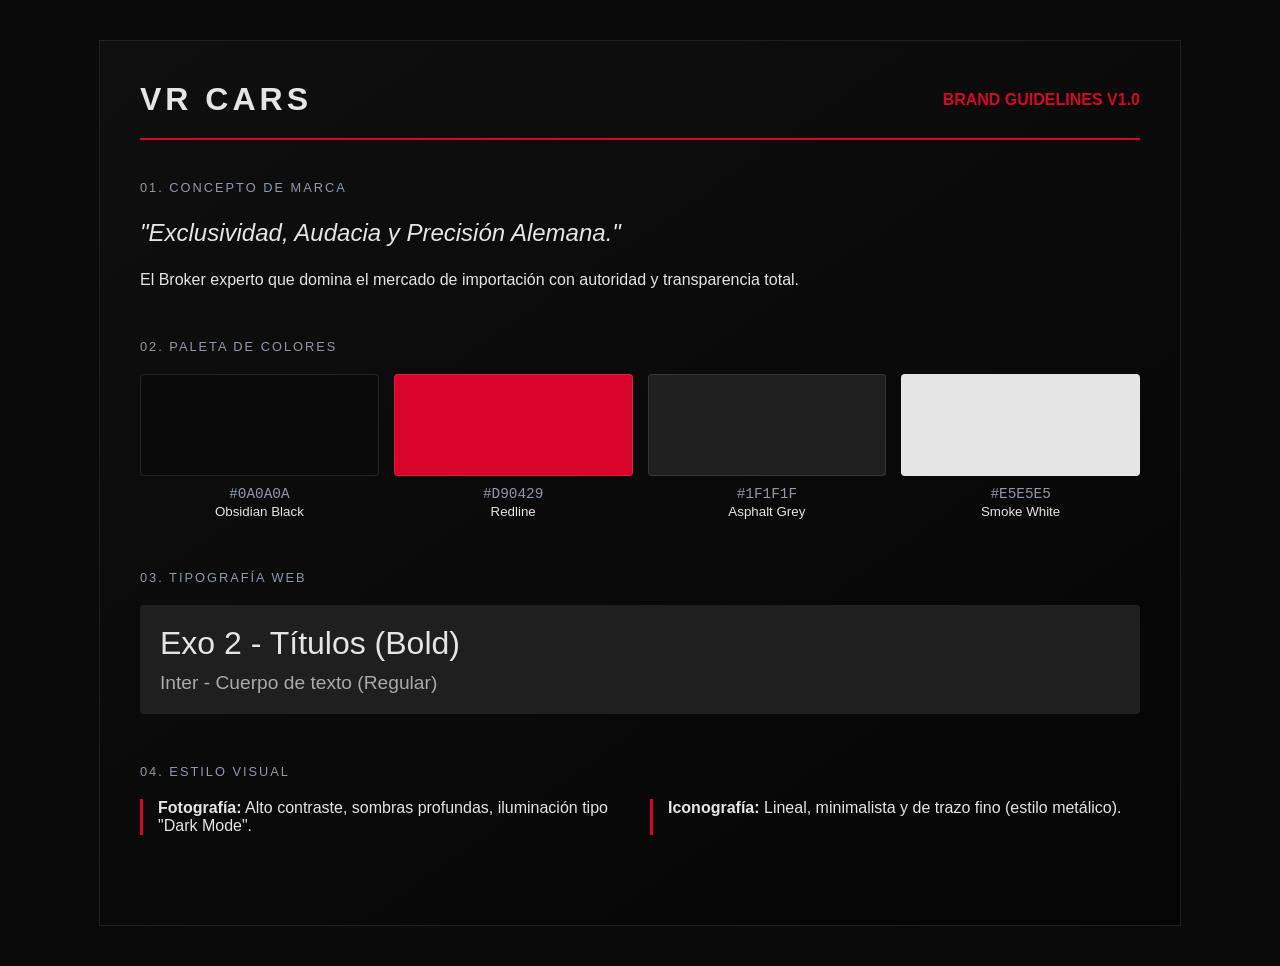
<file: brand_assets/brand-guideline.html>
<!DOCTYPE html>
<html lang="es">
<head>
    <meta charset="UTF-8">
    <title>VR Cars - Brand Guidelines</title>
    <style>
        :root {
            --obsidian: #0a0a0a;
            --redline: #d90429;
            --asphalt: #1f1f1f;
            --smoke: #e5e5e5;
            --silver: #8d99ae;
        }
        body {
            background-color: var(--obsidian);
            color: var(--smoke);
            font-family: 'Inter', sans-serif;
            margin: 0;
            padding: 40px;
        }
        .board {
            max-width: 1000px;
            margin: 0 auto;
            border: 1px solid var(--asphalt);
            padding: 40px;
            background: linear-gradient(145deg, #0f0f0f, #050505);
        }
        header {
            border-bottom: 2px solid var(--redline);
            padding-bottom: 20px;
            margin-bottom: 40px;
            display: flex;
            justify-content: space-between;
            align-items: center;
        }
        h1 {
            font-family: 'Exo 2', sans-serif;
            text-transform: uppercase;
            letter-spacing: 4px;
            margin: 0;
            color: var(--smoke);
        }
        .tagline { color: var(--redline); font-weight: bold; }
        
        .section { margin-bottom: 50px; }
        .section-title {
            font-size: 0.8rem;
            text-transform: uppercase;
            color: var(--silver);
            letter-spacing: 2px;
            margin-bottom: 20px;
            display: block;
        }

        /* Paleta de colores */
        .palette { display: flex; gap: 15px; }
        .color-card { flex: 1; text-align: center; }
        .swatch {
            height: 100px;
            border-radius: 4px;
            margin-bottom: 10px;
            border: 1px solid rgba(255,255,255,0.1);
        }
        .hex { font-family: monospace; font-size: 0.9rem; color: var(--silver); }

        /* Tipografía */
        .typo-box { background: var(--asphalt); padding: 20px; border-radius: 4px; }
        .font-main { font-size: 2rem; font-family: 'Exo 2', sans-serif; margin-bottom: 10px; }
        .font-body { font-size: 1.2rem; font-family: 'Inter', sans-serif; opacity: 0.7; }

        /* Reglas de Imagen */
        .img-rules { display: grid; grid-template-columns: 1fr 1fr; gap: 20px; }
        .rule { border-left: 3px solid var(--redline); padding-left: 15px; }
    </style>
</head>
<body>
    <div class="board">
        <header>
            <h1>VR CARS</h1>
            <span class="tagline">BRAND GUIDELINES V1.0</span>
        </header>

        <div class="section">
            <span class="section-title">01. Concepto de Marca</span>
            <p style="font-size: 1.5rem; font-style: italic;">"Exclusividad, Audacia y Precisión Alemana."</p>
            <p>El Broker experto que domina el mercado de importación con autoridad y transparencia total.</p>
        </div>

        <div class="section">
            <span class="section-title">02. Paleta de Colores</span>
            <div class="palette">
                <div class="color-card">
                    <div class="swatch" style="background-color: #0a0a0a;"></div>
                    <div class="hex">#0A0A0A</div>
                    <small>Obsidian Black</small>
                </div>
                <div class="color-card">
                    <div class="swatch" style="background-color: #d90429;"></div>
                    <div class="hex">#D90429</div>
                    <small>Redline</small>
                </div>
                <div class="color-card">
                    <div class="swatch" style="background-color: #1f1f1f;"></div>
                    <div class="hex">#1F1F1F</div>
                    <small>Asphalt Grey</small>
                </div>
                <div class="color-card">
                    <div class="swatch" style="background-color: #e5e5e5;"></div>
                    <div class="hex">#E5E5E5</div>
                    <small>Smoke White</small>
                </div>
            </div>
        </div>

        <div class="section">
            <span class="section-title">03. Tipografía Web</span>
            <div class="typo-box">
                <div class="font-main">Exo 2 - Títulos (Bold)</div>
                <div class="font-body">Inter - Cuerpo de texto (Regular)</div>
            </div>
        </div>

        <div class="section">
            <span class="section-title">04. Estilo Visual</span>
            <div class="img-rules">
                <div class="rule">
                    <strong>Fotografía:</strong> Alto contraste, sombras profundas, iluminación tipo "Dark Mode".
                </div>
                <div class="rule">
                    <strong>Iconografía:</strong> Lineal, minimalista y de trazo fino (estilo metálico).
                </div>
            </div>
        </div>
    </div>
</body>
</html>
</file>
<file: legal.css>
/* ================================
   VR Cars — Legal pages stylesheet
   Shared by privacidad.html, aviso-legal.html, cookies.html
   ================================ */

:root {
  --obsidian: #0a0a0a;
  --redline: #d90429;
  --asphalt: #1f1f1f;
  --smoke: #e5e5e5;
  --silver: #8d99ae;
}
*, *::before, *::after { box-sizing: border-box; margin: 0; padding: 0; }
html { scroll-behavior: smooth; }
body {
  background-color: var(--obsidian);
  color: var(--smoke);
  font-family: 'Inter', sans-serif;
  -webkit-font-smoothing: antialiased;
  line-height: 1.7;
}

/* ── NAV ── */
.legal-nav {
  position: sticky; top: 0; z-index: 100;
  padding: 16px 32px;
  display: flex; justify-content: space-between; align-items: center;
  background: rgba(10,10,10,0.97);
  border-bottom: 1px solid rgba(255,255,255,0.06);
}
.legal-nav-logo img {
  height: 42px; width: auto; display: block;
  filter: drop-shadow(0 2px 8px rgba(0,0,0,0.5));
}
.legal-nav-back {
  font-family: 'Exo 2', sans-serif; font-weight: 600;
  font-size: 0.72rem; text-transform: uppercase; letter-spacing: 0.14em;
  color: var(--silver); text-decoration: none;
  display: inline-flex; align-items: center; gap: 8px;
  padding: 9px 18px;
  border: 1px solid rgba(229, 229, 229, 0.22);
  clip-path: polygon(0 0, calc(100% - 8px) 0, 100% 8px, 100% 100%, 8px 100%, 0 calc(100% - 8px));
  transition: color 0.2s, border-color 0.2s;
}
.legal-nav-back:hover { color: var(--smoke); border-color: rgba(229,229,229,0.55); }

/* ── HERO ── */
.legal-header {
  padding: 80px 32px 48px;
  border-bottom: 1px solid rgba(255,255,255,0.05);
  text-align: center;
}
.legal-eyebrow {
  display: inline-flex; align-items: center; gap: 10px;
  font-family: 'Exo 2', sans-serif; font-weight: 600;
  font-size: 0.7rem; text-transform: uppercase; letter-spacing: 0.22em;
  color: var(--redline); margin-bottom: 18px;
}
.legal-eyebrow::before { content: ''; width: 20px; height: 1px; background: var(--redline); }
.legal-eyebrow::after  { content: ''; width: 20px; height: 1px; background: var(--redline); }
.legal-title {
  font-family: 'Exo 2', sans-serif; font-weight: 800;
  font-size: clamp(2rem, 4vw, 3rem);
  text-transform: uppercase; letter-spacing: -0.02em;
  color: var(--smoke); line-height: 1.1;
}
.legal-updated {
  margin-top: 22px;
  font-size: 0.78rem;
  color: var(--silver);
  letter-spacing: 0.02em;
}

/* ── BODY ── */
.legal-content {
  max-width: 820px;
  margin: 0 auto;
  padding: 56px 32px 96px;
}
.legal-content p { color: var(--silver); margin: 0 0 18px; font-size: 0.95rem; }
.legal-content h2 {
  font-family: 'Exo 2', sans-serif; font-weight: 700;
  font-size: 1.4rem; text-transform: uppercase; letter-spacing: -0.01em;
  color: var(--smoke);
  margin: 56px 0 22px;
  padding-top: 28px;
  border-top: 1px solid rgba(255,255,255,0.06);
}
.legal-content h2:first-of-type { margin-top: 0; padding-top: 0; border-top: 0; }
.legal-content h3 {
  font-family: 'Exo 2', sans-serif; font-weight: 700;
  font-size: 1rem; text-transform: uppercase; letter-spacing: 0.04em;
  color: var(--smoke); margin: 28px 0 14px;
}
.legal-content ul, .legal-content ol {
  margin: 0 0 22px 22px; color: var(--silver); font-size: 0.95rem;
}
.legal-content li { margin-bottom: 8px; }
.legal-content a {
  color: var(--smoke); text-decoration: underline;
  text-decoration-color: rgba(229,229,229,0.25);
  transition: text-decoration-color 0.2s ease;
}
.legal-content a:hover { text-decoration-color: var(--redline); }
.legal-content strong { color: var(--smoke); }
.legal-content code {
  background: rgba(255,255,255,0.06);
  padding: 2px 6px; border-radius: 3px;
  font-family: 'SF Mono', Monaco, Consolas, monospace;
  font-size: 0.85em; color: var(--smoke);
}
.legal-content blockquote {
  border-left: 2px solid var(--redline);
  padding: 4px 18px; margin: 18px 0;
  color: var(--silver); font-style: italic;
}

/* ── TABLE (cookies list) ── */
.legal-table {
  width: 100%;
  border-collapse: collapse;
  margin: 18px 0 28px;
  font-size: 0.85rem;
  background: rgba(255,255,255,0.02);
}
.legal-table th, .legal-table td {
  padding: 12px 14px;
  border: 1px solid rgba(255,255,255,0.08);
  text-align: left;
  vertical-align: top;
}
.legal-table th {
  background: rgba(255,255,255,0.04);
  font-family: 'Exo 2', sans-serif; font-weight: 700;
  font-size: 0.72rem; text-transform: uppercase; letter-spacing: 0.1em;
  color: var(--smoke);
}
.legal-table td { color: var(--silver); }
.legal-table code {
  font-size: 0.8rem;
  word-break: break-word;
}

/* ── INFO BOX ── */
.legal-info-box {
  background: rgba(217,4,41,0.06);
  border: 1px solid rgba(217,4,41,0.18);
  border-left: 2px solid var(--redline);
  padding: 18px 22px;
  margin: 24px 0;
}
.legal-info-box p { margin: 0; color: var(--smoke); font-size: 0.9rem; }

/* ── FOOTER ── */
.legal-footer {
  background: #050505;
  padding: 40px 32px;
  border-top: 1px solid rgba(255,255,255,0.04);
  text-align: center;
}
.legal-footer p { font-size: 0.78rem; color: rgba(141,153,174,0.55); margin: 0 0 14px; }
.legal-footer-links { display: flex; gap: 22px; justify-content: center; flex-wrap: wrap; }
.legal-footer-links a {
  font-size: 0.78rem; color: var(--silver); text-decoration: none;
  transition: color 0.2s ease;
}
.legal-footer-links a:hover { color: var(--smoke); }

@media (max-width: 640px) {
  .legal-nav { padding: 12px 18px; }
  .legal-nav-logo img { height: 34px; }
  .legal-nav-back { font-size: 0.66rem; padding: 8px 14px; }
  .legal-header { padding: 56px 20px 36px; }
  .legal-title { font-size: 1.7rem; }
  .legal-content { padding: 40px 20px 72px; }
  .legal-content h2 { font-size: 1.15rem; margin-top: 40px; }
  .legal-table { font-size: 0.78rem; }
  .legal-table th, .legal-table td { padding: 8px 10px; }
}
</file>
